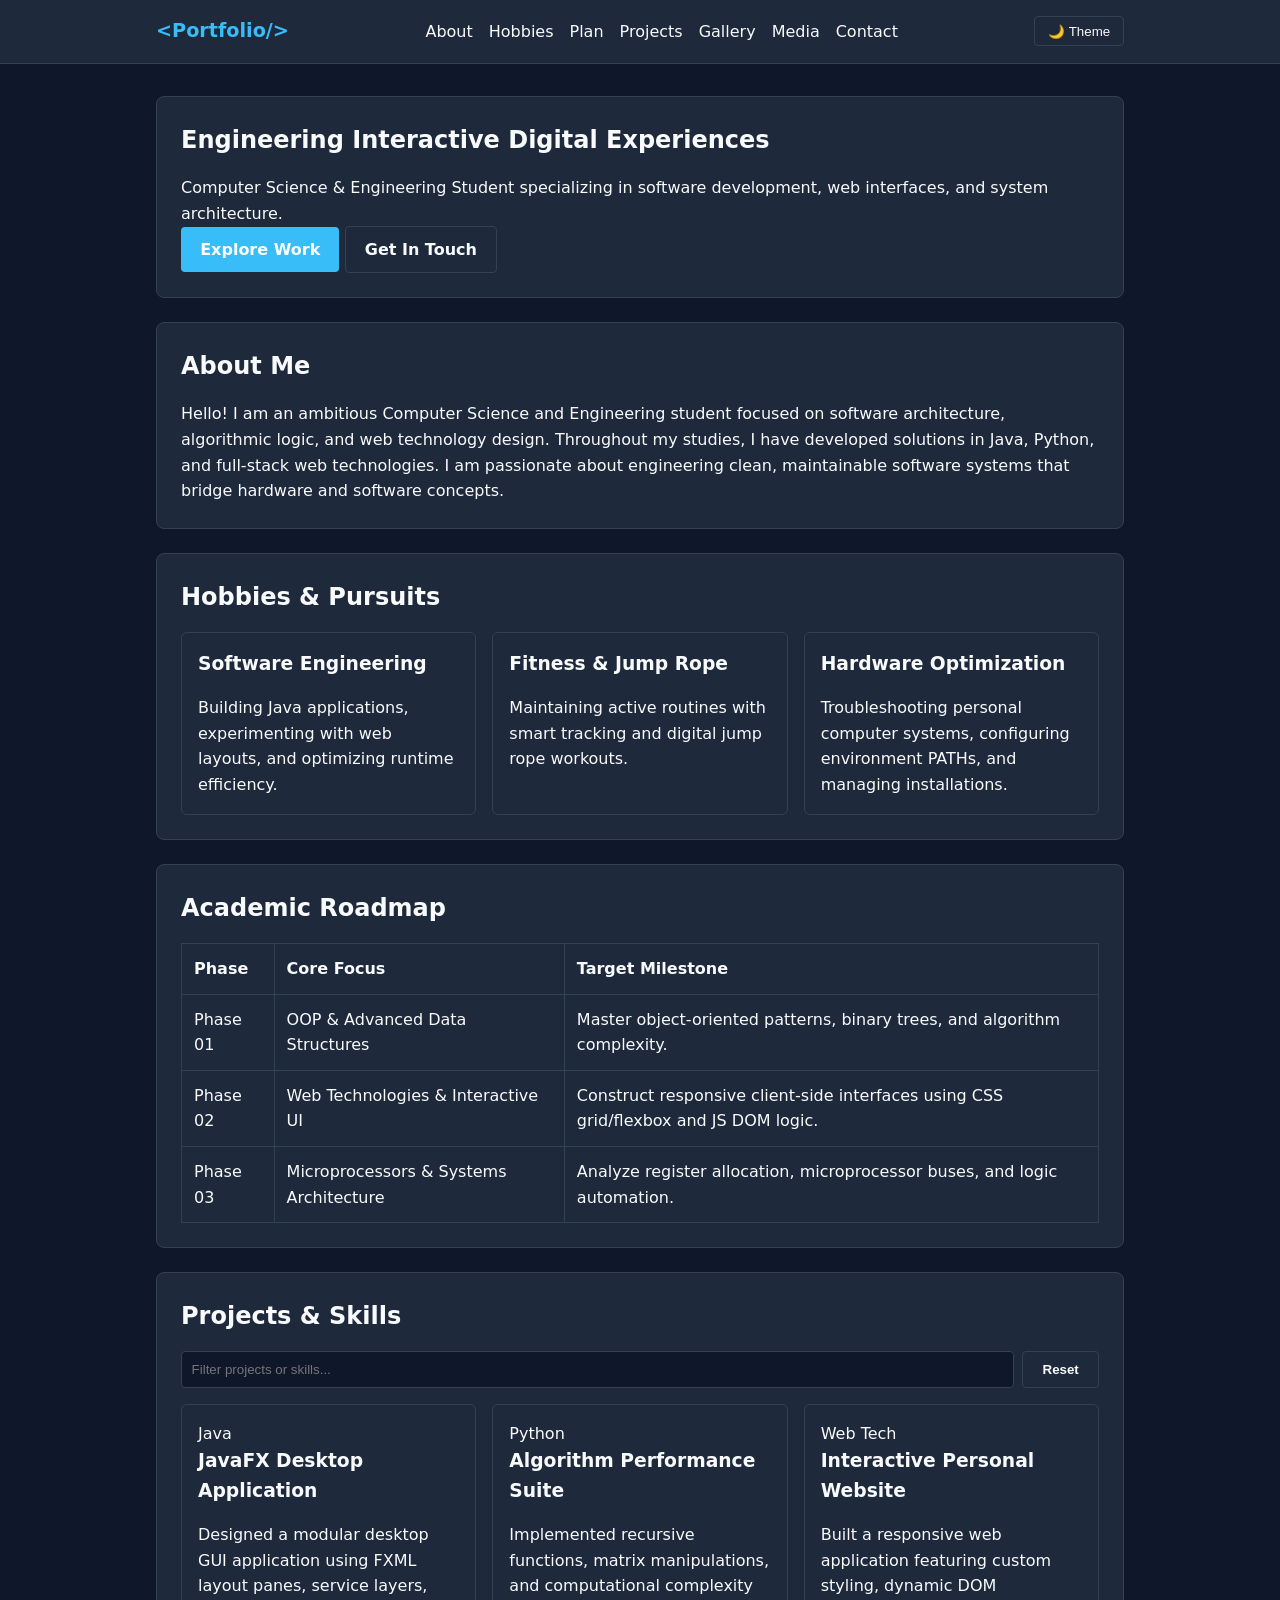
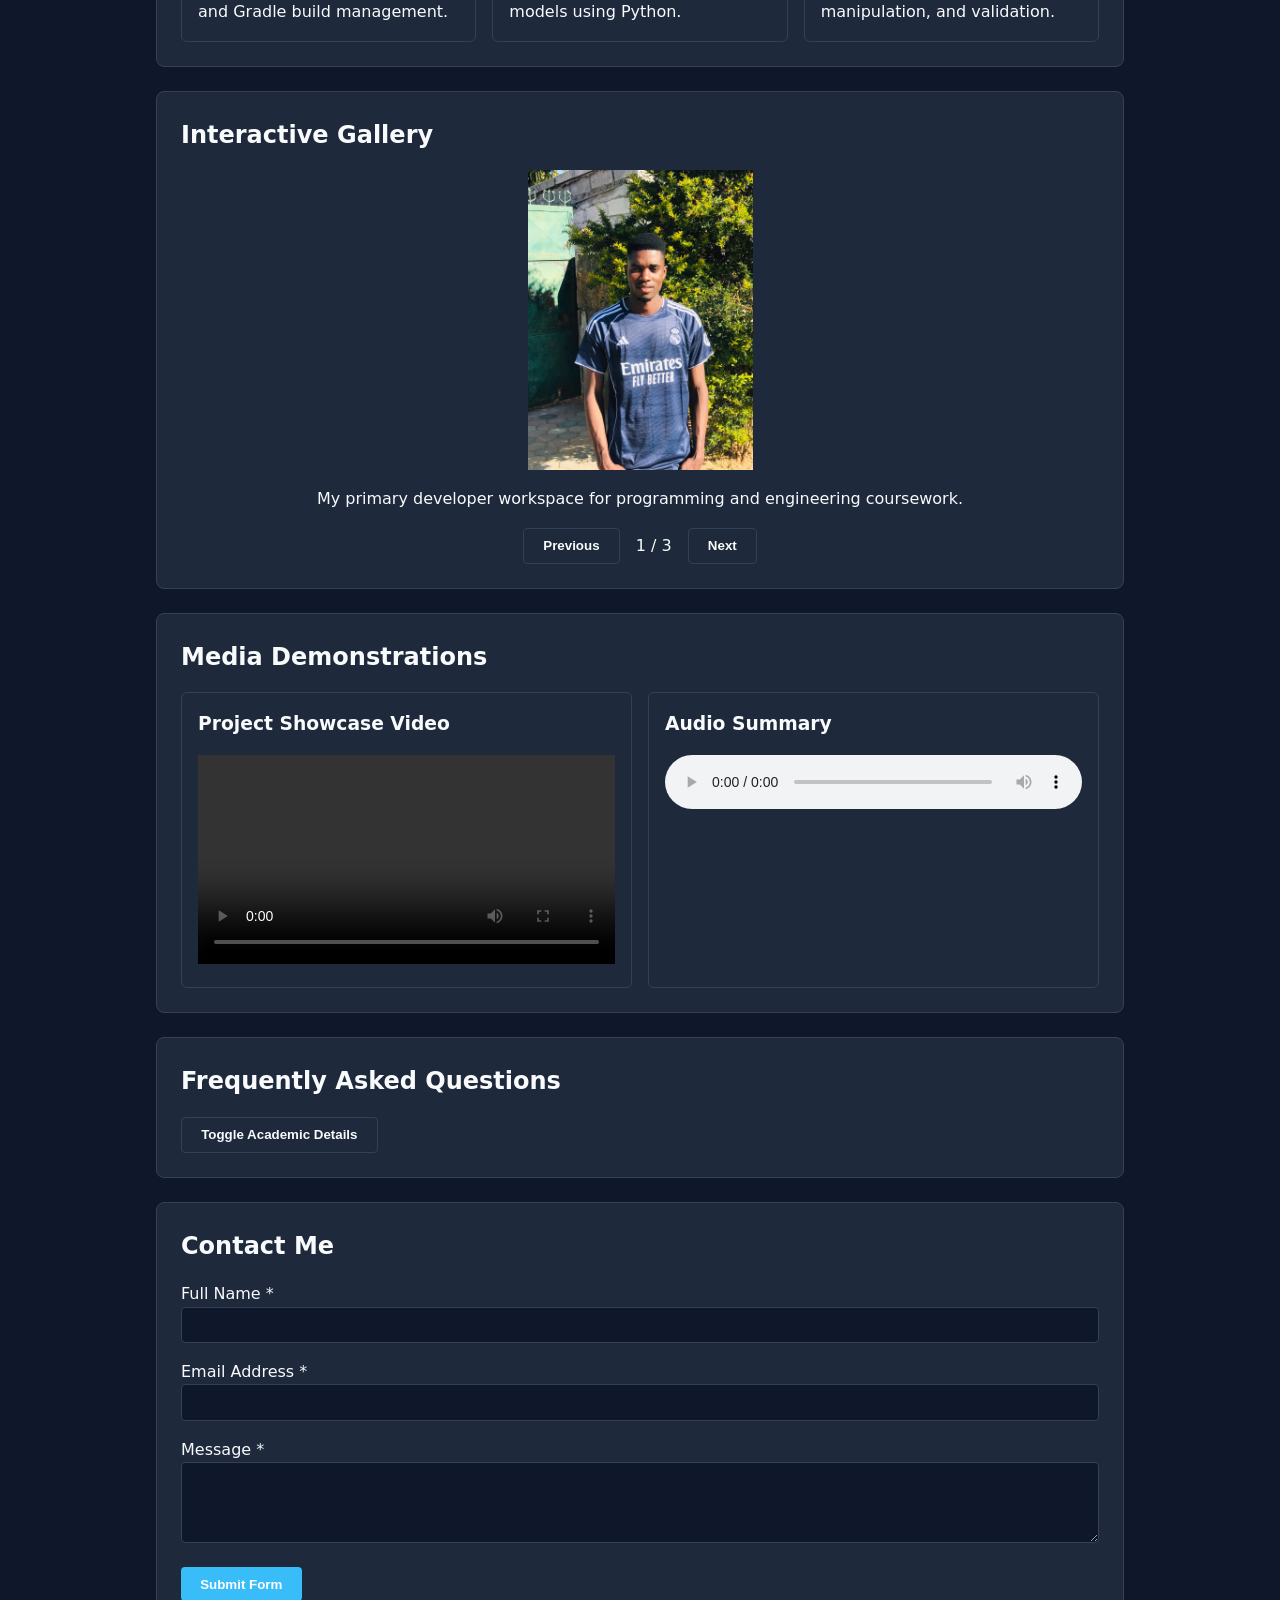
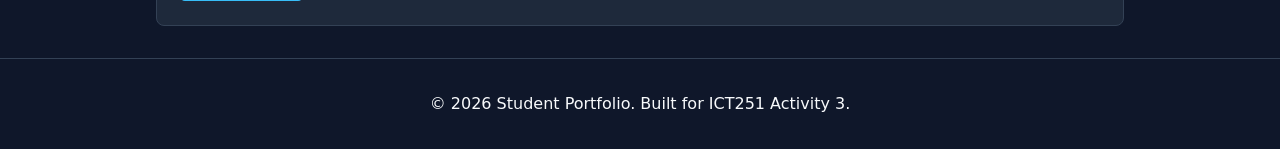
<file: index.html>
<!DOCTYPE html>
<html lang="en">

<head>
    <meta charset="UTF-8">
    <meta name="viewport" content="width=device-width, initial-scale=1.0">
    <title>Interactive Portfolio | ICT251 Activity 3</title>
    <link rel="stylesheet" href="css/styles.css">
    <script src="js/script.js" defer></script>
</head>

<body>

    <header>
        <div class="header-container">
            <a href="#" class="brand-logo">&lt;Portfolio/&gt;</a>
            <button id="menu-toggle" class="nav-toggle">☰ Menu</button>
            <nav id="navbar" class="nav-menu">
                <ul>
                    <li><a href="#about">About</a></li>
                    <li><a href="#hobbies">Hobbies</a></li>
                    <li><a href="#plan">Plan</a></li>
                    <li><a href="#projects">Projects</a></li>
                    <li><a href="#gallery">Gallery</a></li>
                    <li><a href="#media">Media</a></li>
                    <li><a href="#contact">Contact</a></li>
                </ul>
            </nav>
            <button id="theme-toggle-btn" class="theme-btn">🌙 Theme</button>
        </div>
    </header>

    <main>
        <section class="hero-section card">
            <h1>Engineering Interactive Digital Experiences</h1>
            <p>Computer Science & Engineering Student specializing in software development, web interfaces, and system
                architecture.</p>
            <div class="hero-actions">
                <a href="#projects" class="btn btn-primary">Explore Work</a>
                <a href="#contact" class="btn btn-secondary">Get In Touch</a>
            </div>
        </section>

        <section id="about" class="content-section card">
            <h2>About Me</h2>
            <p>
                Hello! I am an ambitious Computer Science and Engineering student focused on software architecture,
                algorithmic logic, and web technology design. Throughout my studies, I have developed solutions in Java,
                Python, and full-stack web technologies. I am passionate about engineering clean, maintainable software
                systems that bridge hardware and software concepts.
            </p>
        </section>

        <section id="hobbies" class="content-section card">
            <h2>Hobbies & Pursuits</h2>
            <div class="hobbies-grid">
                <div class="hobby-card">
                    <h3>Software Engineering</h3>
                    <p>Building Java applications, experimenting with web layouts, and optimizing runtime efficiency.
                    </p>
                </div>
                <div class="hobby-card">
                    <h3>Fitness & Jump Rope</h3>
                    <p>Maintaining active routines with smart tracking and digital jump rope workouts.</p>
                </div>
                <div class="hobby-card">
                    <h3>Hardware Optimization</h3>
                    <p>Troubleshooting personal computer systems, configuring environment PATHs, and managing
                        installations.</p>
                </div>
            </div>
        </section>

        <section id="plan" class="content-section card">
            <h2>Academic Roadmap</h2>
            <div class="table-wrapper">
                <table class="data-table">
                    <thead>
                        <tr>
                            <th>Phase</th>
                            <th>Core Focus</th>
                            <th>Target Milestone</th>
                        </tr>
                    </thead>
                    <tbody>
                        <tr>
                            <td>Phase 01</td>
                            <td>OOP & Advanced Data Structures</td>
                            <td>Master object-oriented patterns, binary trees, and algorithm complexity.</td>
                        </tr>
                        <tr>
                            <td>Phase 02</td>
                            <td>Web Technologies & Interactive UI</td>
                            <td>Construct responsive client-side interfaces using CSS grid/flexbox and JS DOM logic.
                            </td>
                        </tr>
                        <tr>
                            <td>Phase 03</td>
                            <td>Microprocessors & Systems Architecture</td>
                            <td>Analyze register allocation, microprocessor buses, and logic automation.</td>
                        </tr>
                    </tbody>
                </table>
            </div>
        </section>

        <section id="projects" class="content-section card">
            <h2>Projects & Skills</h2>
            <div class="search-filter-container">
                <input type="text" id="project-search" placeholder="Filter projects or skills...">
                <button id="reset-search-btn" class="btn btn-secondary">Reset</button>
            </div>

            <div id="no-results-msg" class="hidden">No matching projects found.</div>

            <div class="project-grid" id="project-list">
                <article class="project-card" data-category="java desktop gui gradle">
                    <span class="card-tag">Java</span>
                    <h3>JavaFX Desktop Application</h3>
                    <p>Designed a modular desktop GUI application using FXML layout panes, service layers, and Gradle
                        build management.</p>
                </article>

                <article class="project-card" data-category="python algorithms recursion numpy">
                    <span class="card-tag">Python</span>
                    <h3>Algorithm Performance Suite</h3>
                    <p>Implemented recursive functions, matrix manipulations, and computational complexity models using
                        Python.</p>
                </article>

                <article class="project-card" data-category="web javascript html css responsive">
                    <span class="card-tag">Web Tech</span>
                    <h3>Interactive Personal Website</h3>
                    <p>Built a responsive web application featuring custom styling, dynamic DOM manipulation, and
                        validation.</p>
                </article>
            </div>
        </section>

        <section id="gallery" class="content-section card">
            <h2>Interactive Gallery</h2>
            <div class="gallery-viewport">
                <div class="gallery-image-frame">
                    <img id="gallery-img" src="images/photos1.jpg" alt="Academic workspace setup">
                </div>
                <p id="gallery-caption">My primary developer workspace for programming and engineering coursework.</p>
                <div class="gallery-controls">
                    <button id="prev-photo-btn" class="btn btn-secondary">Previous</button>
                    <span id="gallery-counter">1 / 3</span>
                    <button id="next-photo-btn" class="btn btn-secondary">Next</button>
                </div>
            </div>
        </section>

        <section id="media" class="content-section card">
            <h2>Media Demonstrations</h2>
            <div class="media-grid">
                <article class="media-card">
                    <h3>Project Showcase Video</h3>
                    <video controls width="100%">
                        <source src="videos/videos.mp4" type="video/mp4">
                        Your browser does not support video.
                    </video>
                </article>

                <article class="media-card">
                    <h3>Audio Summary</h3>
                    <audio controls style="width: 100%;">
                        <source src="audio/voice.aac" type="audio/aac">
                        Your browser does not support audio.
                    </audio>


                </article>
            </div>
        </section>

        <section id="faq" class="content-section card">
            <h2>Frequently Asked Questions</h2>
            <button id="faq-toggle-btn" class="btn btn-secondary">Toggle Academic Details</button>
            <div id="faq-content" class="expandable-panel hidden">
                <p><strong>Technologies used:</strong> Semantic HTML5, CSS layout modules, ES6 JavaScript, and Render
                    deployment.</p>
            </div>
        </section>

        <section id="contact" class="content-section card">
            <h2>Contact Me</h2>
            <form id="contact-form" novalidate>
                <div class="form-group">
                    <label for="user-name">Full Name *</label>
                    <input type="text" id="user-name" name="name" required>
                    <span class="error-msg" id="name-error"></span>
                </div>

                <div class="form-group">
                    <label for="user-email">Email Address *</label>
                    <input type="email" id="user-email" name="email" required>
                    <span class="error-msg" id="email-error"></span>
                </div>

                <div class="form-group">
                    <label for="user-message">Message *</label>
                    <textarea id="user-message" name="message" rows="4" required></textarea>
                    <span class="error-msg" id="message-error"></span>
                </div>

                <button type="submit" class="btn btn-primary">Submit Form</button>
            </form>

            <div id="form-preview" class="preview-card hidden">
                <h3>Form Submission Preview</h3>
                <p class="demo-badge">Browser demonstration only — no message is sent.</p>
                <div id="preview-output"></div>
            </div>
        </section>
    </main>

    <footer>
        <p>&copy; 2026 Student Portfolio. Built for ICT251 Activity 3.</p>
    </footer>

</body>

</html>
</file>
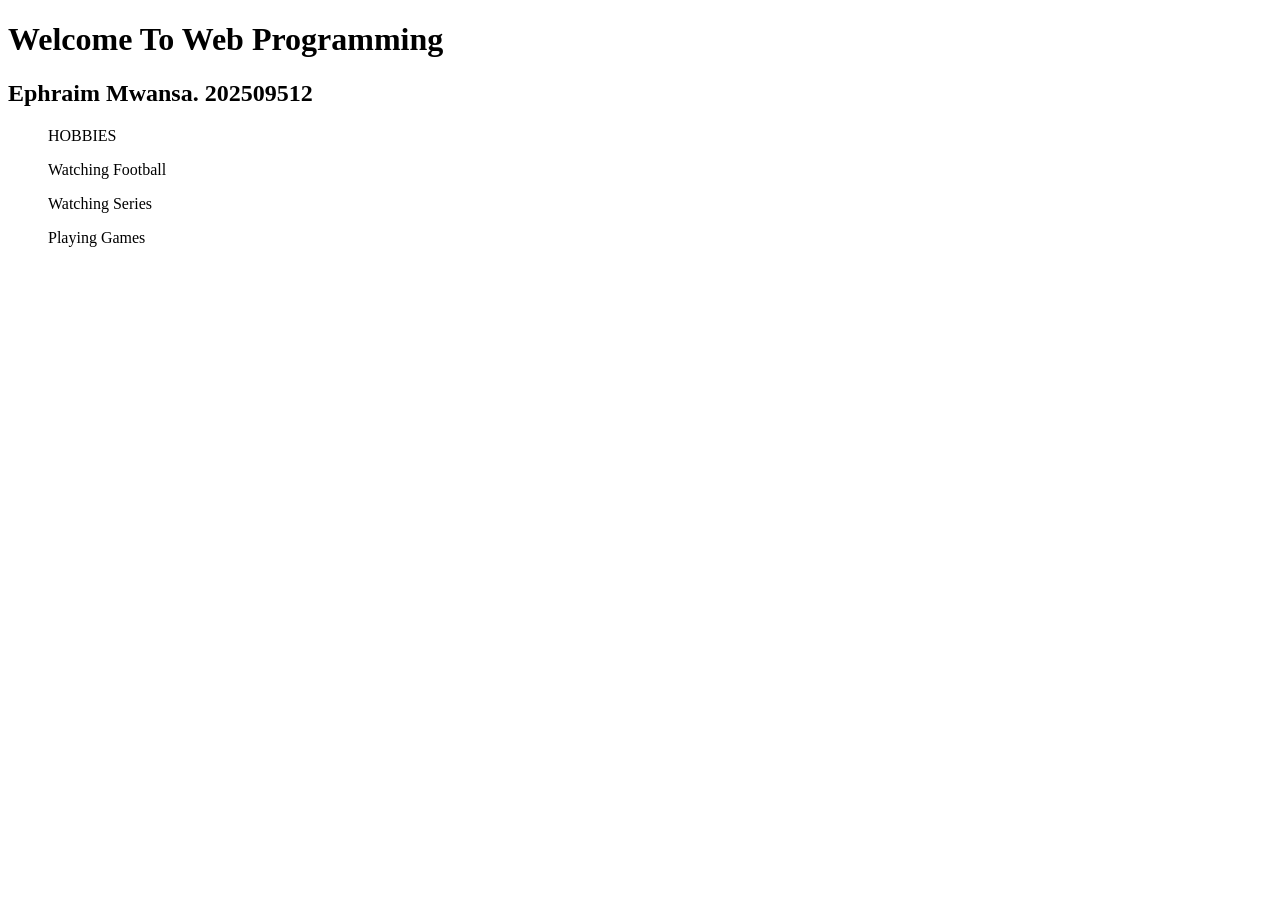
<file: activity1_backup.html>
<!DOCTYPE html>
<html lang="en">

<head>
    <meta charset="UTF-8">
    <meta name+="viewport" content="width=device-width, initial-scale=1.0">
    <title>My First Web Page</title>
</head>

<body>

    <h1>Welcome To Web Programming</h1>
    <h2> Ephraim Mwansa. 202509512</h2>
    <ul>HOBBIES</ul>

    <ul>Watching Football</ul>
    <ul>Watching Series</ul>
    <ul>Playing Games</ul>

</body>

</html>
</file>
<file: css/styles.css>
:root {
    --bg-color: #0f172a;
    --card-bg: #1e293b;
    --text-color: #f8fafc;
    --text-muted: #94a3b8;
    --primary: #38bdf8;
    --primary-hover: #0284c7;
    --border-color: #334155;
    --error-color: #f87171;
}

body.light-mode {
    --bg-color: #f8fafc;
    --card-bg: #ffffff;
    --text-color: #0f172a;
    --text-muted: #64748b;
    --primary: #0284c7;
    --primary-hover: #0369a1;
    --border-color: #e2e8f0;
}

* {
    box-sizing: border-box;
    margin: 0;
    padding: 0;
}

body {
    font-family: system-ui, -apple-system, sans-serif;
    background-color: var(--bg-color);
    color: var(--text-color);
    line-height: 1.6;
}

header {
    background: var(--card-bg);
    border-bottom: 1px solid var(--border-color);
    position: sticky;
    top: 0;
    z-index: 100;
}

.header-container {
    max-width: 1000px;
    margin: 0 auto;
    padding: 1rem;
    display: flex;
    justify-content: space-between;
    align-items: center;
}

.brand-logo {
    font-weight: bold;
    font-size: 1.2rem;
    color: var(--primary);
    text-decoration: none;
}

.nav-menu ul {
    display: flex;
    list-style: none;
    gap: 1rem;
}

.nav-menu a {
    color: var(--text-color);
    text-decoration: none;
}

.nav-toggle,
.theme-btn {
    background: transparent;
    border: 1px solid var(--border-color);
    color: var(--text-color);
    padding: 0.4rem 0.8rem;
    border-radius: 4px;
    cursor: pointer;
}

.nav-toggle {
    display: none;
}

main {
    max-width: 1000px;
    margin: 2rem auto;
    padding: 0 1rem;
}

.card {
    background: var(--card-bg);
    border: 1px solid var(--border-color);
    padding: 1.5rem;
    border-radius: 8px;
    margin-bottom: 1.5rem;
}

h1,
h2,
h3 {
    margin-bottom: 1rem;
}

.btn {
    padding: 0.6rem 1.2rem;
    border-radius: 4px;
    border: none;
    font-weight: bold;
    cursor: pointer;
    text-decoration: none;
    display: inline-block;
}

.btn-primary {
    background: var(--primary);
    color: #ffffff;
}

.btn-secondary {
    background: transparent;
    border: 1px solid var(--border-color);
    color: var(--text-color);
}

.hobbies-grid,
.project-grid,
.media-grid {
    display: grid;
    grid-template-columns: repeat(auto-fit, minmax(250px, 1fr));
    gap: 1rem;
}

.hobby-card,
.project-card,
.media-card {
    border: 1px solid var(--border-color);
    padding: 1rem;
    border-radius: 6px;
}

.data-table {
    width: 100%;
    border-collapse: collapse;
}

.data-table th,
.data-table td {
    padding: 0.75rem;
    border: 1px solid var(--border-color);
    text-align: left;
}

.search-filter-container {
    display: flex;
    gap: 0.5rem;
    margin-bottom: 1rem;
}

.search-filter-container input,
.form-group input,
.form-group textarea {
    width: 100%;
    padding: 0.6rem;
    border: 1px solid var(--border-color);
    background: var(--bg-color);
    color: var(--text-color);
    border-radius: 4px;
}

.gallery-viewport {
    text-align: center;
}

.gallery-image-frame {
    height: 300px;
    margin-bottom: 1rem;
}

.gallery-image-frame img {
    max-width: 100%;
    height: 100%;
    object-fit: cover;
}

.gallery-controls {
    display: flex;
    justify-content: center;
    align-items: center;
    gap: 1rem;
    margin-top: 1rem;
}

.form-group {
    margin-bottom: 1rem;
}

.error-msg {
    color: var(--error-color);
    font-size: 0.85rem;
}

.hidden {
    display: none !important;
}

.preview-card {
    margin-top: 1rem;
    padding: 1rem;
    border: 1px solid var(--primary);
    border-radius: 6px;
}

footer {
    text-align: center;
    padding: 2rem;
    border-top: 1px solid var(--border-color);
}

@media (max-width: 768px) {
    .nav-toggle {
        display: block;
    }

    .nav-menu {
        display: none;
        width: 100%;
    }

    .nav-menu.active {
        display: block;
    }

    .nav-menu ul {
        flex-direction: column;
    }
}
</file>
